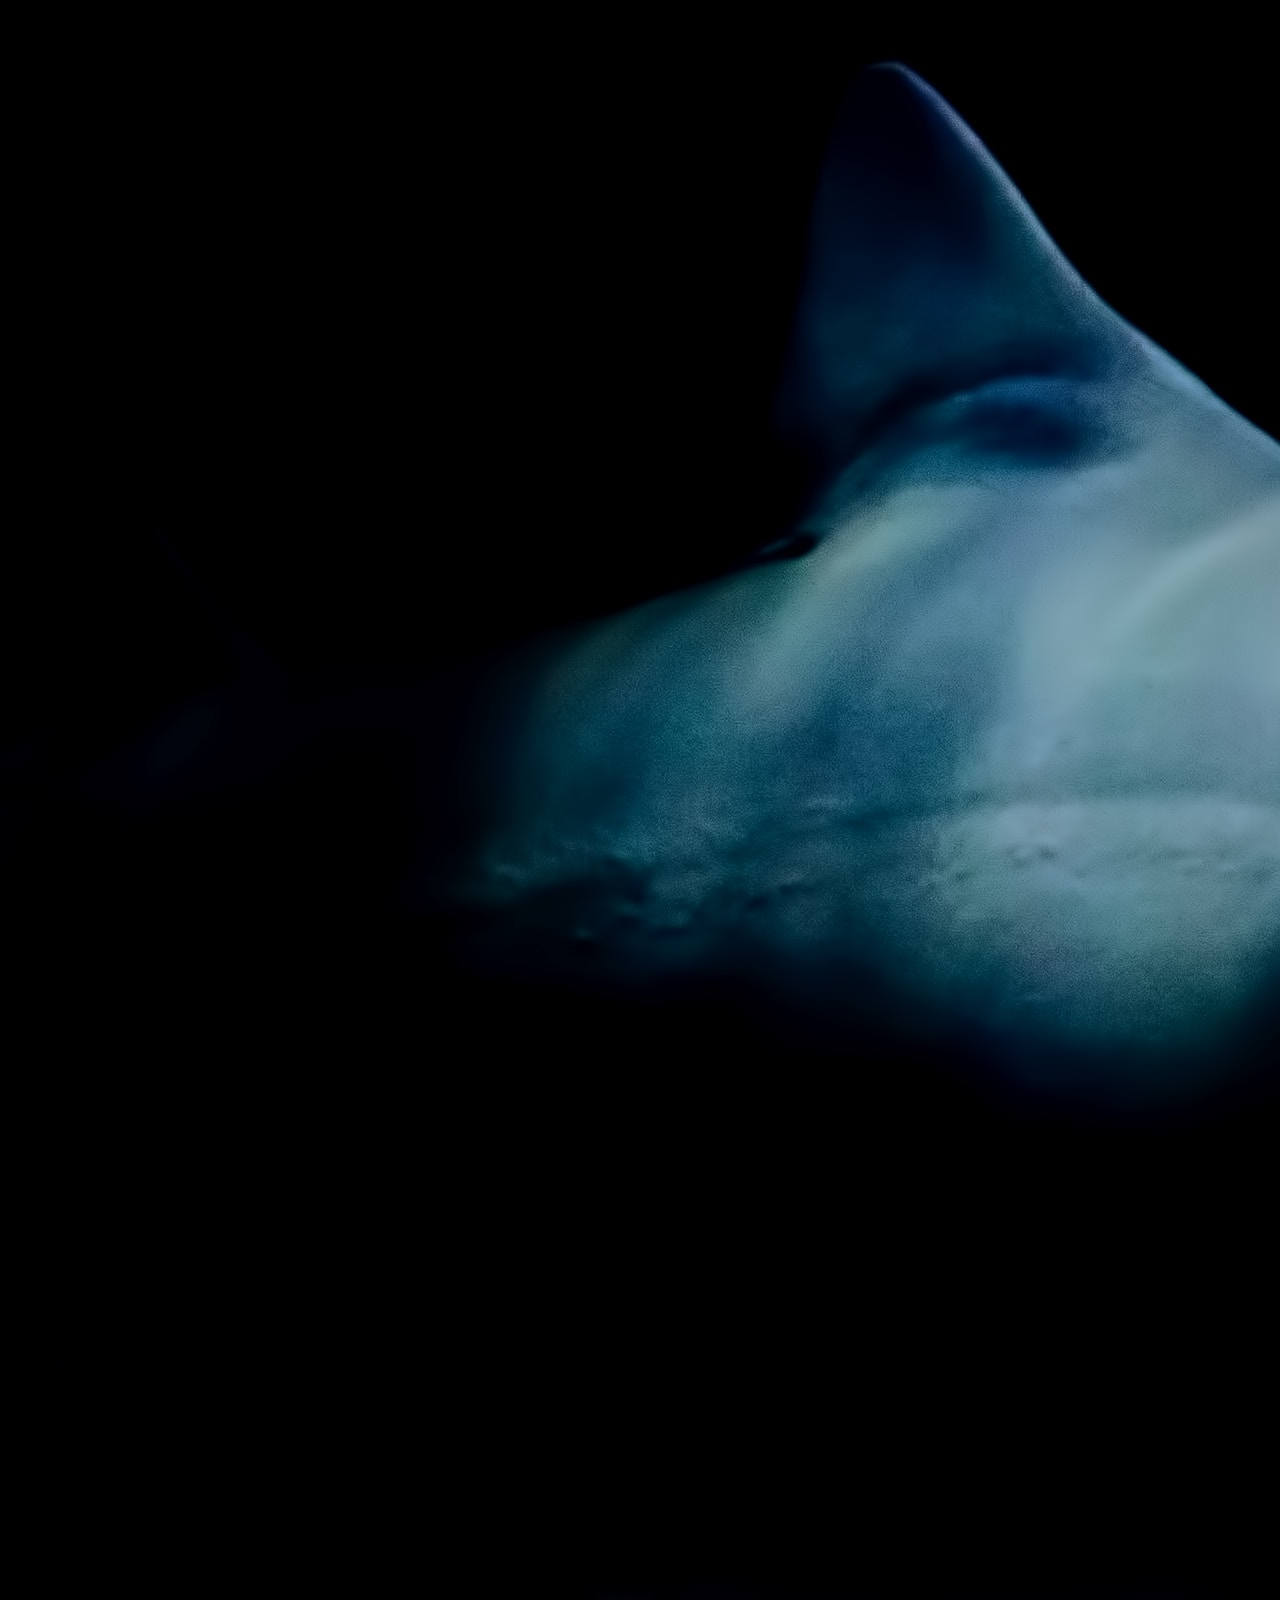
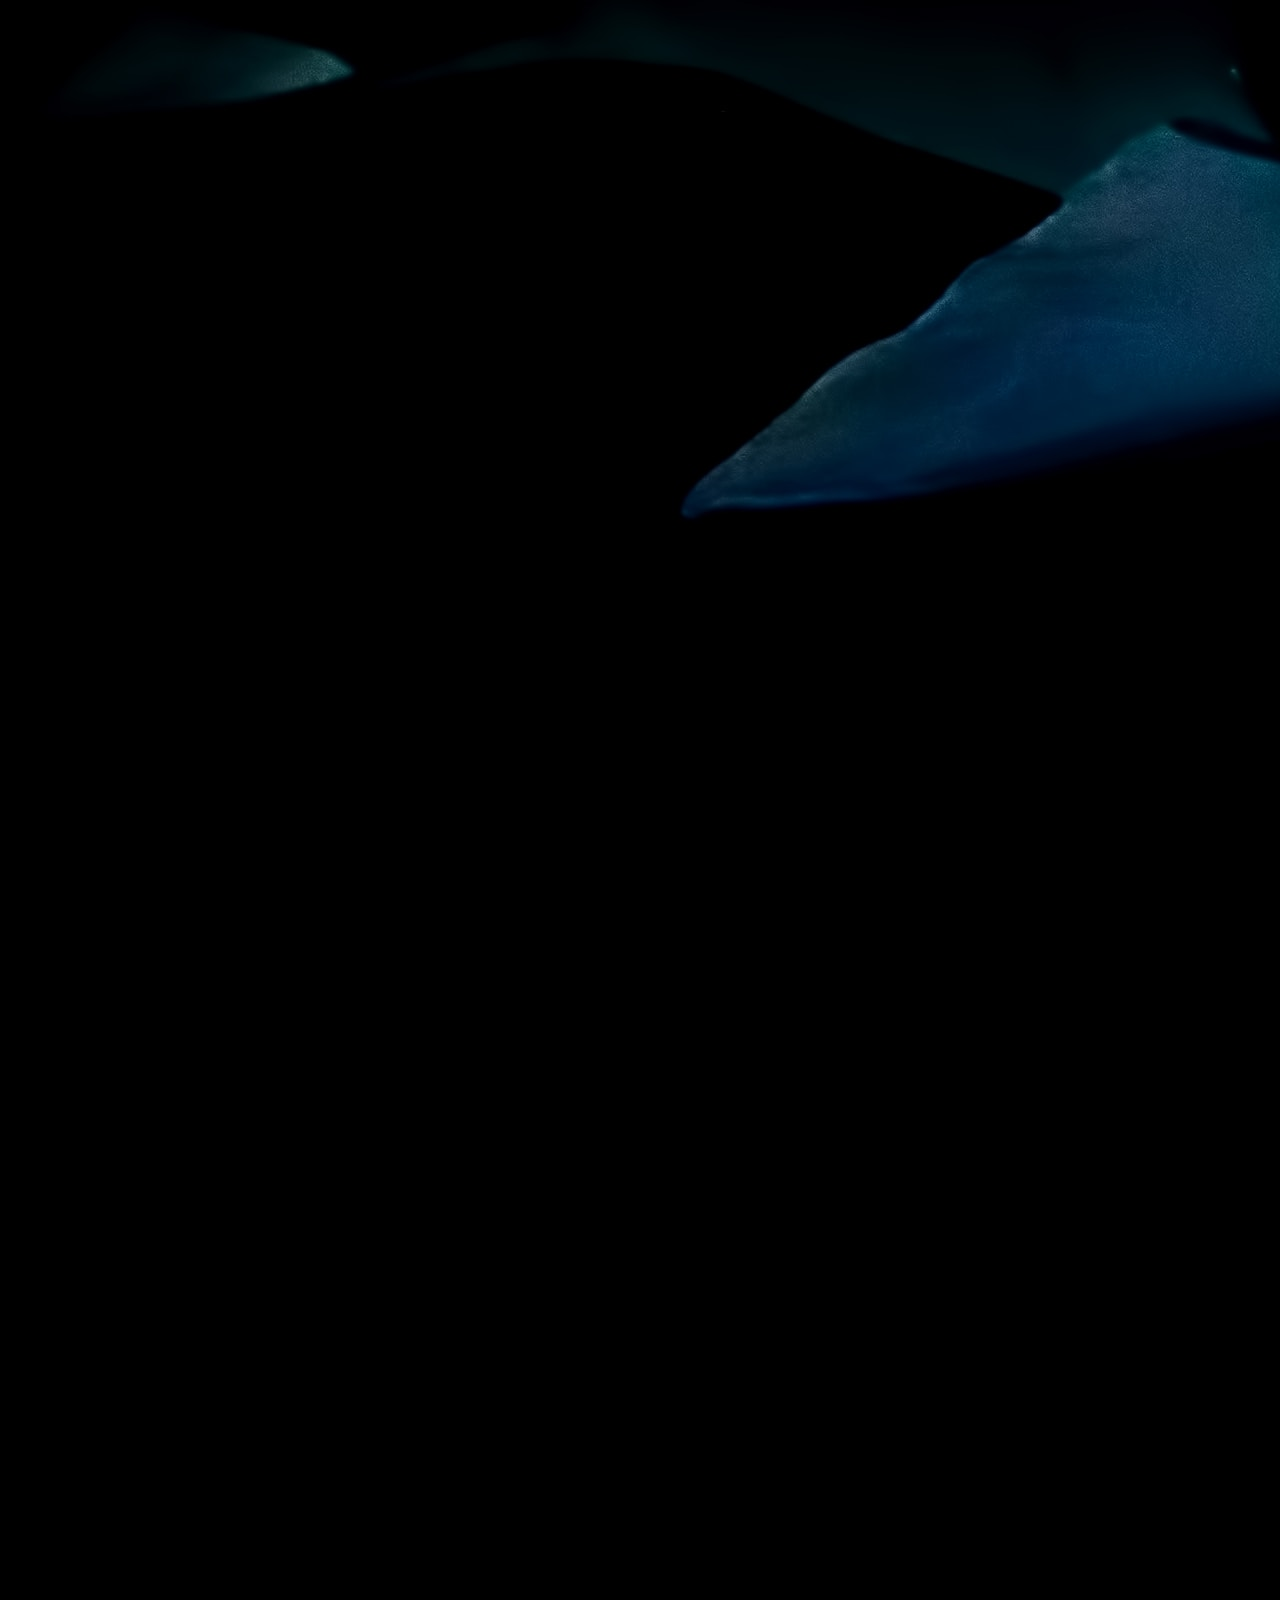
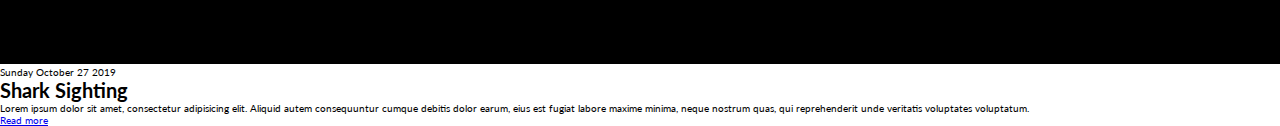
<file: index2.html>
<!doctype html>
<html lang="en">
<head>
    <meta charset="UTF-8">
    <meta name="viewport"
          content="width=device-width, user-scalable=no, initial-scale=1.0, maximum-scale=1.0, minimum-scale=1.0">
    <meta http-equiv="X-UA-Compatible" content="ie=edge">
    <title>Responsive blog post card</title>
    <link rel="stylesheet" href="styles.css">
</head>
<body>
        <div class="blog-post ">
            <div class="blog-post__img">
                <img src="images/post-photo.jpg" alt="">
            </div>
            <div class="blog-post__info">
                <div class="blog-post__date">
                    <span>Sunday</span>
                    <span>October 27 2019</span>
                </div>
                <h1 class="blog-post__title">Shark Sighting</h1>
                <p class="blog-post__text">
                    Lorem ipsum dolor sit amet, consectetur adipisicing elit. Aliquid autem consequuntur cumque debitis dolor earum, eius est fugiat labore maxime minima, neque nostrum quas, qui reprehenderit unde veritatis voluptates voluptatum.
                </p>
                <a href="#" class="blog-post__cta">Read more</a>
            </div>
        </div>
</body>
</html>
</file>
<file: styles.css>
@import "https://fonts.googleapis.com/css?family=Lato|Open+Sans";

*,
*:before,
*:after {
    margin: 0;
    padding: 0;
    box-sizing: border-box;
}

html {
    font-size: 8px;
    font-family: "Lato", Arial, sans-serif;
}

.checkbox {
    display: none;
}
.nav-toggle-btn {
    background-color: #fff;
    height: 5rem;
    width: 5rem;
    position: fixed;
    top: 3rem;
    right: 3rem;
    border-radius: 50%;
    z-index: 2000;
    box-shadow: 0 1rem 3rem rgba(0, 0, 0, 0.1);
    text-align: center;
    cursor: pointer;
}

.nav-overlay {
    height: 4rem;
    width: 4rem;
    border-radius: 50%;
    position: fixed;
    top: 3.5rem;
    right: 3.5rem;
    background: radial-gradient(#625EB1,#1D8FE1);
    z-index: 1000;
    transition: transform 0.8s cubic-bezier(0.86, 0, 0.07, 1);
}

.main-nav {
    height: 100vh;
    position: fixed;
    top: 0;
    left: 0;
    z-index: 1500;
    opacity: 0;
    width: 0;
    transition: all 0.8s cubic-bezier(0.68, -0.55, 0.265, 1.55);
}
.nav-list {
    position: absolute;
    top: 50%;
    left: 50%;
    transform: translate(-50%, -50%);
    list-style: none;
    text-align: center;
    width: 100%;
}
.nav-items {
    margin: 1rem;
}
.nav-links:link,
.nav-links:visited {
    display: inline-block;
    font-size: 2rem;
    font-weight: 300;
    padding: 1rem 2rem;
    color: #fff;
    text-decoration: none;
    text-transform: uppercase;
    background-size: 220%;
    transition: all .4s;
}

.nav-links:hover,
.nav-links:active {
    color: #e6e6e6;
    transform: translateY(-1rem);
}

.nav-links:hover:before,
.nav-links:hover:after{
    opacity: 1;
    width: 2rem;
}

.nav-links:before,
.nav-links:after {
    transition: all 0.3s ease;
    opacity: 0;
    border-top: 2px solid white;
    content: '';
    display: block;
    position: relative;
    z-index: -1;
    margin: auto;
    width: 0;
}

.nav-links:before {
    top: 0;
    transform: rotate(120deg) translateY(-50%) translateX(-50%);
}

.nav-links:after {
    top: 5px;
    transform: rotate(-60deg) translateY(-50%) translateX(-50%);
}

.checkbox:checked ~ .nav-overlay {
    transform: scale(80);
}
.checkbox:checked ~ .main-nav {
    opacity: 1;
    width: 100%;
}



.nav-icon-bar {
    position: relative;
    margin-top: 2.5rem;
}

.nav-icon-bar,
.nav-icon-bar::before,
.nav-icon-bar::after {
    width: 3rem;
    height: 2px;
    background-color: #333;
    display: inline-block;
}

.nav-icon-bar::before,
.nav-icon-bar::after {
    content: "";
    position: absolute;
    left: 0;
    transition: all .2s;
}

.nav-icon-bar::before {
    top: -.8rem;
}

.nav-icon-bar::after {
    top: .8rem;
}

.nav-toggle-btn:hover .nav-icon-bar::before {
    top: -1rem;
}

.nav-toggle-btn:hover .nav-icon-bar::after {
    top: 1rem;
}


.checkbox:checked + .nav-toggle-btn .nav-icon-bar {
    background-color: transparent;
}

.checkbox:checked + .nav-toggle-btn .nav-icon-bar::before {
    top: 0;
    transform: rotate(135deg);
}

.checkbox:checked + .nav-toggle-btn .nav-icon-bar::after {
    top: 0;
    transform: rotate(-135deg);
}

.header{
    width: 100%;
    height: 150vh;
    background: linear-gradient(-225deg, rgba(34, 225, 255, 0.8) 0%,
                rgba(29, 143, 225, 0.8) 48%, #625EB1 100%),
                url("box.svg") center no-repeat;
    background-size: cover;
    color: #fff;
    position: relative;
}
.header2{
    width: 100%;
    height: 150vh;
    background-color: #a1e6e3;
    background-size: cover;
    color: #fff;
    position: relative;
}


.immagine{

border-radius: 25px;

}


.cta-textbox{
    width: 100%;
    position: absolute;
    top: 50%;
    left: 50%;
    transform: translate(-50%,-50%);
    text-align: center;
    text-transform: uppercase;
    overflow: hidden;
}

.header-heading{
    font-size: 3.5rem;
    letter-spacing: 1rem;
    margin-right: -1rem;
    margin-bottom: 1rem;
}

.header-sub{
    font-size: 2.6rem;
    letter-spacing: 1rem;
    margin-right: -1rem;
    margin-bottom: 5rem;

}

.gigi{

padding: 4.5rem 10rem;


}

.cta-btn{
    padding: 1.5rem 5rem;
    background-color: #fff;
    border-radius: 10rem;
    text-decoration: none;
    display: inline-block;
    color: #333333;
    font-size: 1.6rem;
    transition: .5s all;
}

.cta-btn:hover{
    transform: translateY(-0.5rem);
    box-shadow: 0 1rem 2.5rem rgba(0, 0, 0, 0.3);
}

.cta-btn:active{
    transform: translateY(0);
}

@media only screen and (min-width: 600px) {
    html{
        font-size: 10px;
    }
}

@media only screen and (min-width: 800px) {

    .nav-toggle-btn {
        height: 7rem;
        width: 7rem;
    }

    .nav-overlay {
        height: 6rem;
        width: 6rem;
    }

    .nav-icon-bar {
        margin-top: 3.5rem;
    }

    .nav-links:link,
    .nav-links:visited {
        font-size: 2.5rem;
    }

}
</file>
